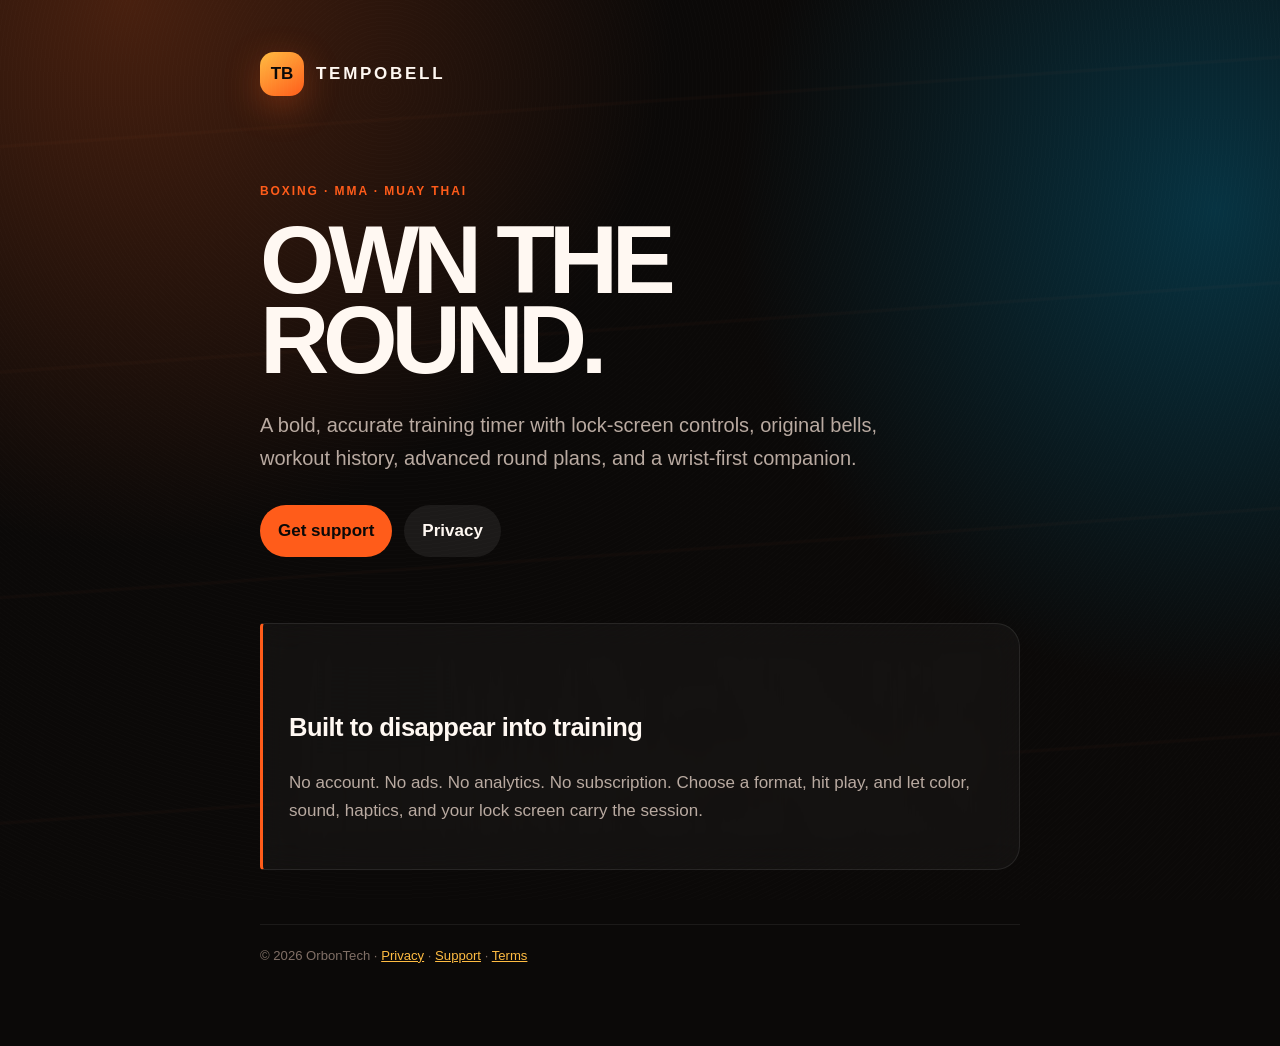
<file: index.html>
<!doctype html>
<html lang="en"><head><meta charset="utf-8"><meta name="viewport" content="width=device-width,initial-scale=1"><meta name="description" content="TempoBell is a visual boxing, MMA, Muay Thai, and interval round timer."><title>TempoBell — Own the round</title><link rel="stylesheet" href="/styles.css"></head>
<body><main class="shell"><a class="brand" href="/"><span class="mark">TB</span><strong>TEMPOBELL</strong></a><section class="hero"><div class="eyebrow">BOXING · MMA · MUAY THAI</div><h1>Own the<br>round.</h1><p class="lead">A bold, accurate training timer with lock-screen controls, original bells, workout history, advanced round plans, and a wrist-first companion.</p><div class="actions"><a class="button" href="mailto:support@orbontech.com?subject=TempoBell%20Support">Get support</a><a class="button secondary" href="/privacy">Privacy</a></div></section><section class="card"><h2>Built to disappear into training</h2><p>No account. No ads. No analytics. No subscription. Choose a format, hit play, and let color, sound, haptics, and your lock screen carry the session.</p></section><footer>© 2026 OrbonTech · <a href="/privacy">Privacy</a> · <a href="/support">Support</a> · <a href="https://www.apple.com/legal/internet-services/itunes/dev/stdeula/">Terms</a></footer></main></body></html>
</file>
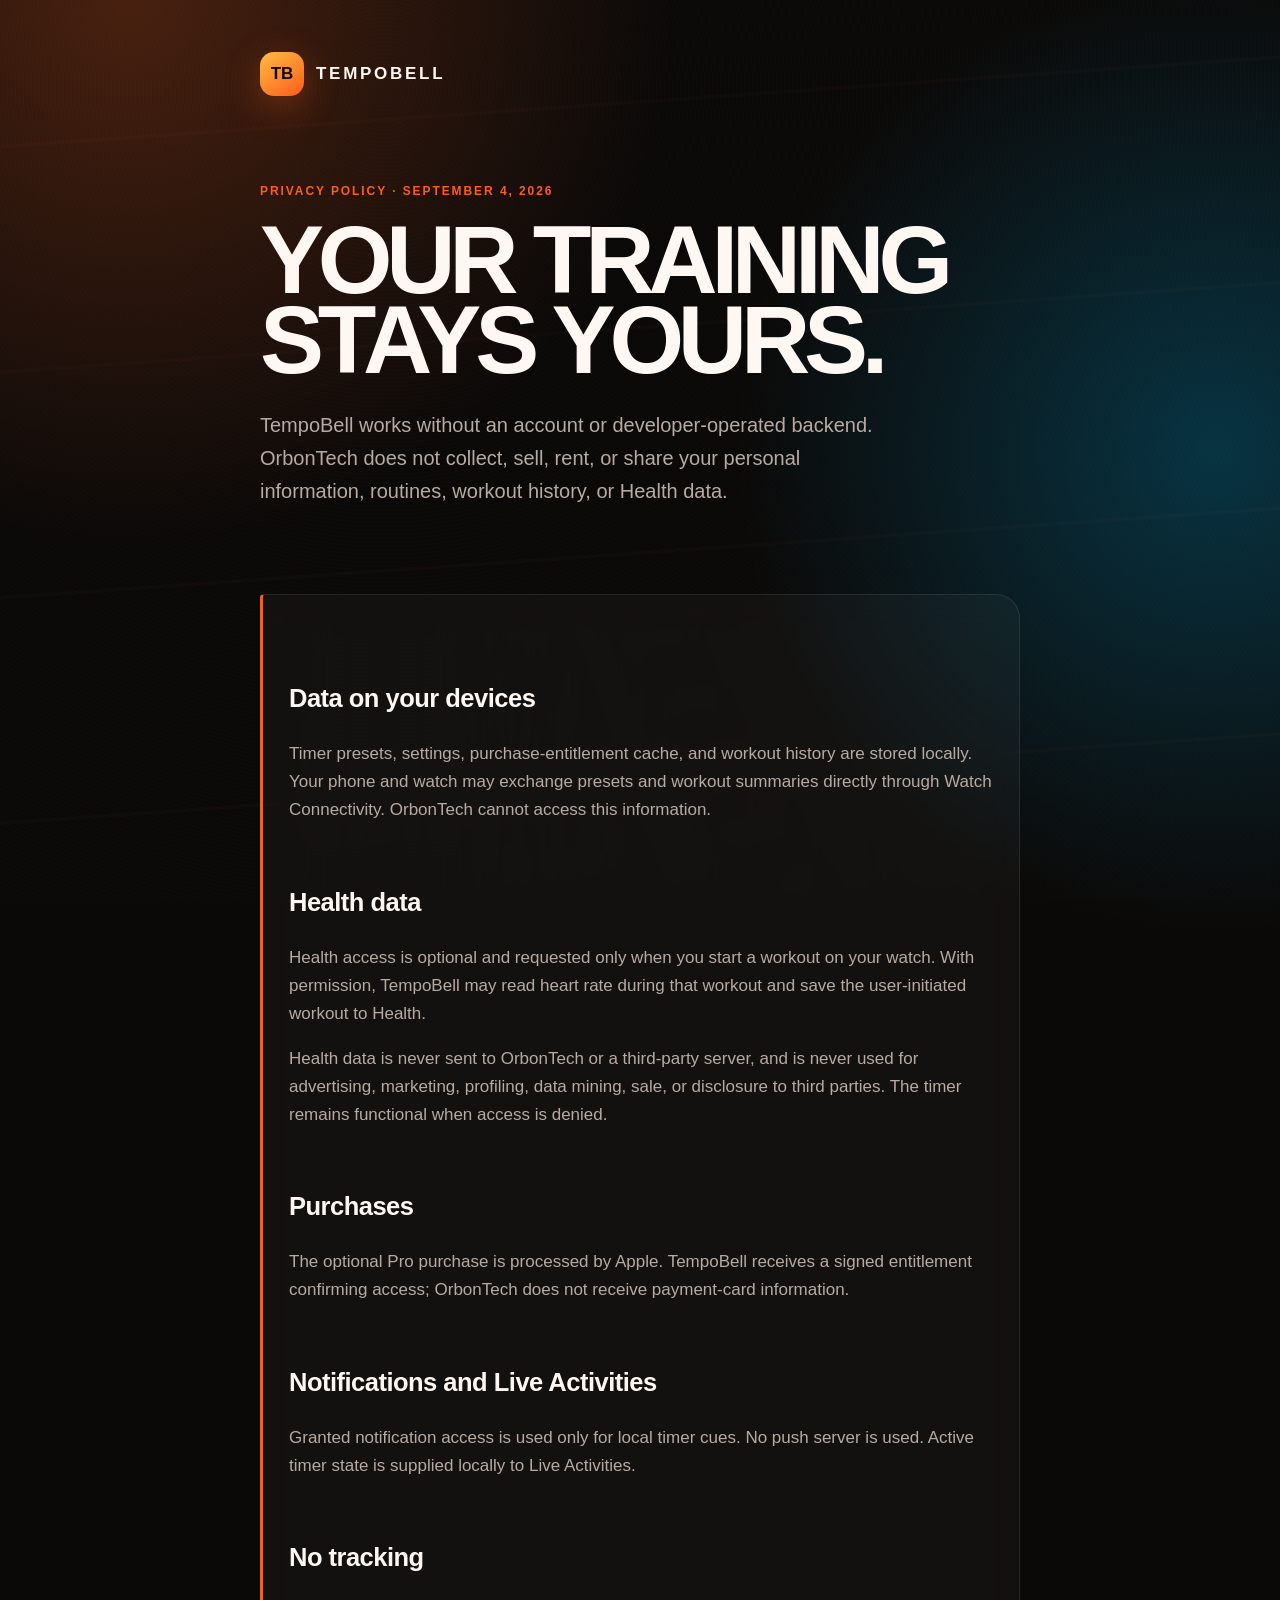
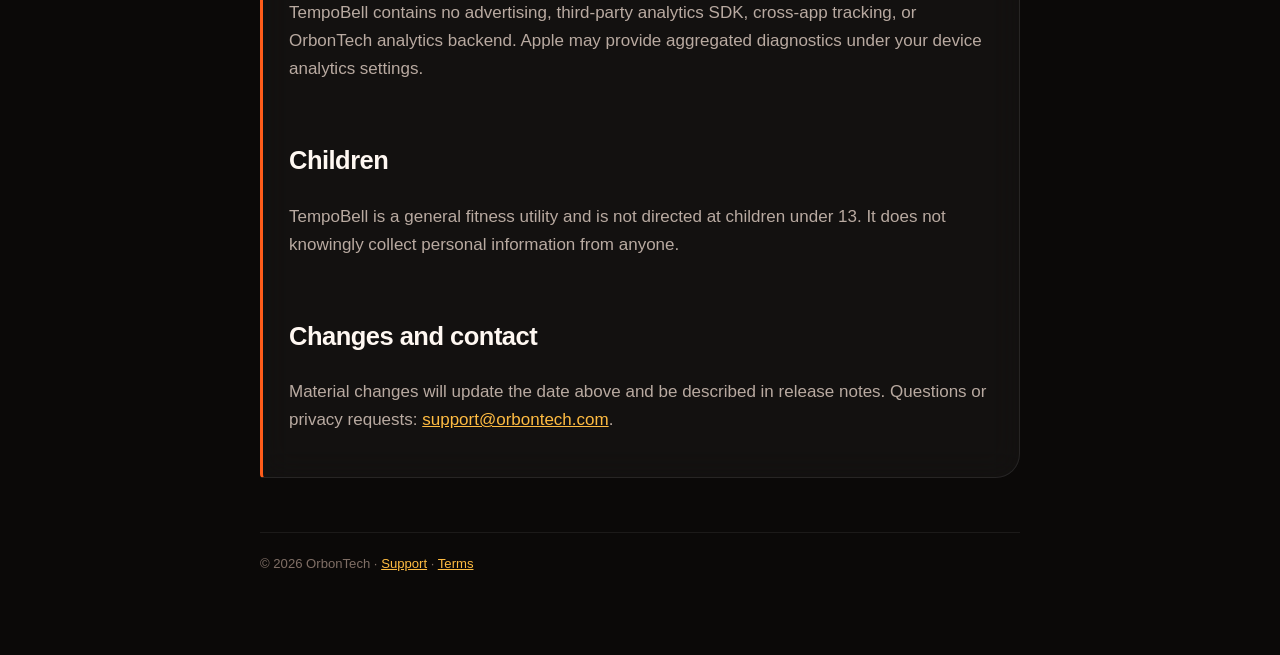
<file: privacy/index.html>
<!doctype html>
<html lang="en"><head><meta charset="utf-8"><meta name="viewport" content="width=device-width,initial-scale=1"><title>Privacy — TempoBell</title><link rel="stylesheet" href="/styles.css"></head>
<body><main class="shell"><a class="brand" href="/"><span class="mark">TB</span><strong>TEMPOBELL</strong></a><section class="hero"><div class="eyebrow">PRIVACY POLICY · SEPTEMBER 4, 2026</div><h1>Your training<br>stays yours.</h1><p class="lead">TempoBell works without an account or developer-operated backend. OrbonTech does not collect, sell, rent, or share your personal information, routines, workout history, or Health data.</p></section><section class="card"><h2>Data on your devices</h2><p>Timer presets, settings, purchase-entitlement cache, and workout history are stored locally. Your phone and watch may exchange presets and workout summaries directly through Watch Connectivity. OrbonTech cannot access this information.</p><h2>Health data</h2><p>Health access is optional and requested only when you start a workout on your watch. With permission, TempoBell may read heart rate during that workout and save the user-initiated workout to Health.</p><p>Health data is never sent to OrbonTech or a third-party server, and is never used for advertising, marketing, profiling, data mining, sale, or disclosure to third parties. The timer remains functional when access is denied.</p><h2>Purchases</h2><p>The optional Pro purchase is processed by Apple. TempoBell receives a signed entitlement confirming access; OrbonTech does not receive payment-card information.</p><h2>Notifications and Live Activities</h2><p>Granted notification access is used only for local timer cues. No push server is used. Active timer state is supplied locally to Live Activities.</p><h2>No tracking</h2><p>TempoBell contains no advertising, third-party analytics SDK, cross-app tracking, or OrbonTech analytics backend. Apple may provide aggregated diagnostics under your device analytics settings.</p><h2>Children</h2><p>TempoBell is a general fitness utility and is not directed at children under 13. It does not knowingly collect personal information from anyone.</p><h2>Changes and contact</h2><p>Material changes will update the date above and be described in release notes. Questions or privacy requests: <a href="mailto:support@orbontech.com?subject=TempoBell%20Privacy">support@orbontech.com</a>.</p></section><footer>© 2026 OrbonTech · <a href="/support">Support</a> · <a href="https://www.apple.com/legal/internet-services/itunes/dev/stdeula/">Terms</a></footer></main></body></html>
</file>
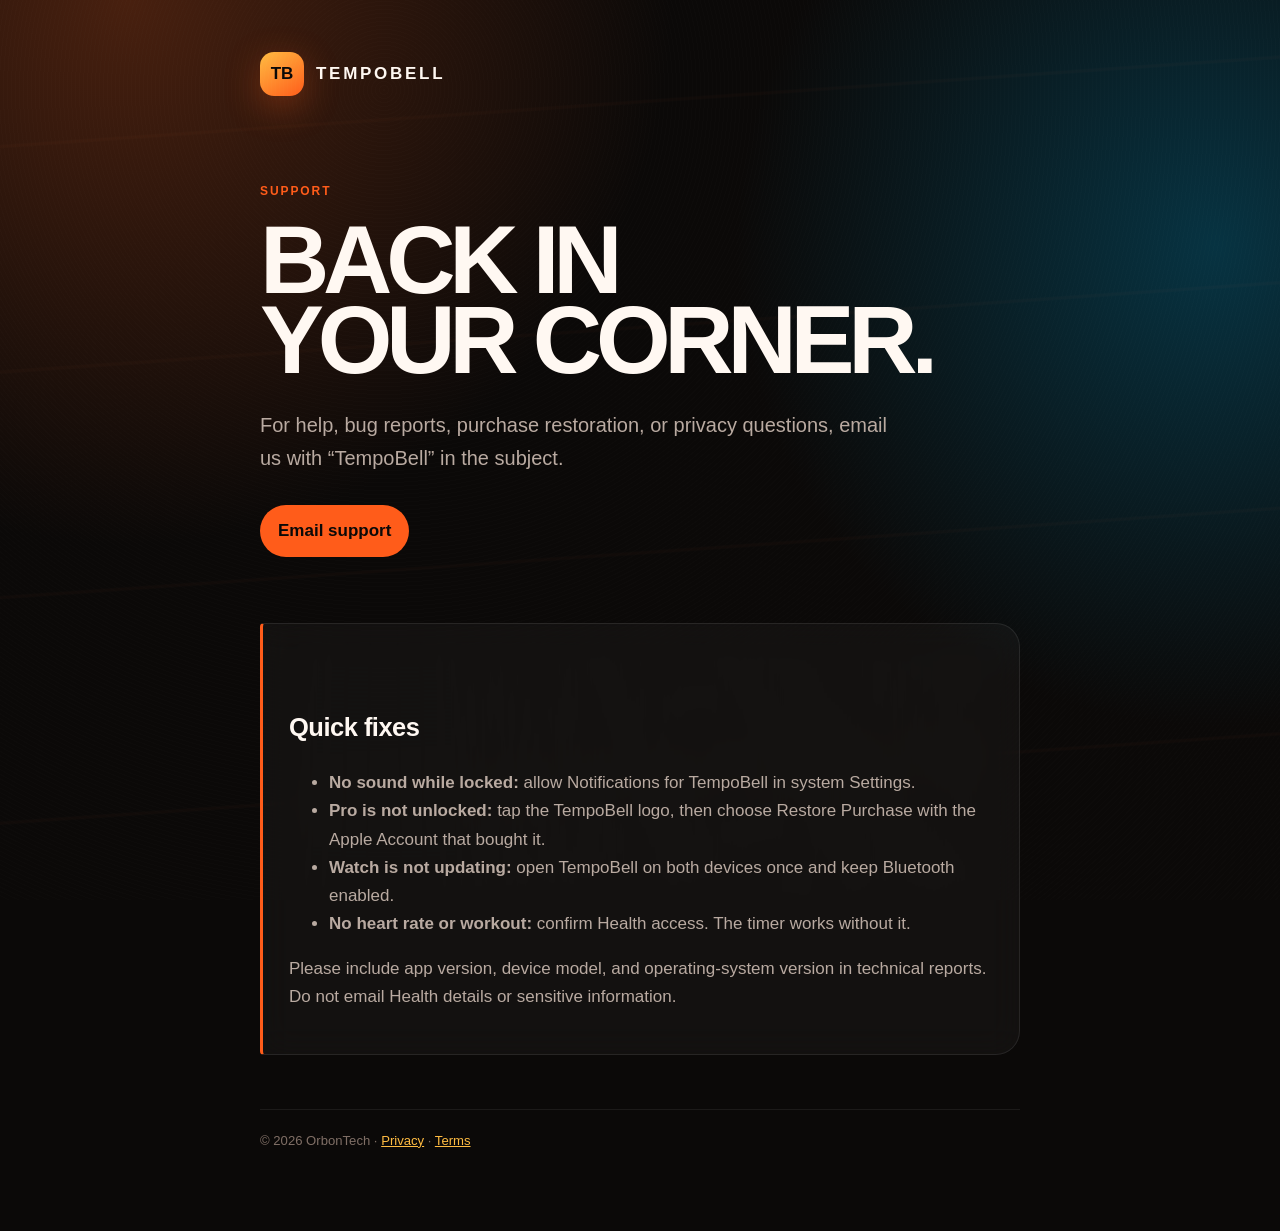
<file: support/index.html>
<!doctype html>
<html lang="en"><head><meta charset="utf-8"><meta name="viewport" content="width=device-width,initial-scale=1"><title>Support — TempoBell</title><link rel="stylesheet" href="/styles.css"></head>
<body><main class="shell"><a class="brand" href="/"><span class="mark">TB</span><strong>TEMPOBELL</strong></a><section class="hero"><div class="eyebrow">SUPPORT</div><h1>Back in<br>your corner.</h1><p class="lead">For help, bug reports, purchase restoration, or privacy questions, email us with “TempoBell” in the subject.</p><div class="actions"><a class="button" href="mailto:support@orbontech.com?subject=TempoBell%20Support">Email support</a></div></section><section class="card"><h2>Quick fixes</h2><ul><li><strong>No sound while locked:</strong> allow Notifications for TempoBell in system Settings.</li><li><strong>Pro is not unlocked:</strong> tap the TempoBell logo, then choose Restore Purchase with the Apple Account that bought it.</li><li><strong>Watch is not updating:</strong> open TempoBell on both devices once and keep Bluetooth enabled.</li><li><strong>No heart rate or workout:</strong> confirm Health access. The timer works without it.</li></ul><p>Please include app version, device model, and operating-system version in technical reports. Do not email Health details or sensitive information.</p></section><footer>© 2026 OrbonTech · <a href="/privacy">Privacy</a> · <a href="https://www.apple.com/legal/internet-services/itunes/dev/stdeula/">Terms</a></footer></main></body></html>
</file>
<file: styles.css>
:root {
  color-scheme: dark;
  --ink: #0b0908;
  --panel: #17110e;
  --orange: #ff5c1a;
  --gold: #ffbc42;
  --cyan: #35d9ff;
  --text: #fff8f2;
  --muted: #b9aaa1;
}

* { box-sizing: border-box; }
body {
  margin: 0;
  min-height: 100vh;
  font: 17px/1.65 "Avenir Next", Avenir, sans-serif;
  color: var(--text);
  background:
    radial-gradient(circle at 10% 0%, #48200f 0, transparent 34rem),
    radial-gradient(circle at 95% 20%, #073342 0, transparent 30rem),
    var(--ink);
}
body::before {
  content: "";
  position: fixed;
  inset: 0;
  pointer-events: none;
  opacity: .16;
  background:
    repeating-linear-gradient(176deg, transparent 0 16vh, #ff5c1a22 16.15vh 16.35vh, transparent 16.5vh 25vh),
    repeating-radial-gradient(circle at 30% 10%, #ffffff0b 0 1px, transparent 1px 4px);
  mix-blend-mode: screen;
}
a { color: var(--gold); }
.shell { width: min(760px, calc(100% - 36px)); margin: 0 auto; padding: 52px 0 80px; }
.brand { display: flex; align-items: center; gap: 12px; color: var(--text); text-decoration: none; }
.mark {
  display: grid; place-items: center; width: 44px; height: 44px; border-radius: 14px;
  font-weight: 900; color: var(--ink); background: linear-gradient(145deg, var(--gold), var(--orange));
  box-shadow: 0 10px 36px #ff5c1a55;
}
.brand strong { font-family: "Avenir Next Condensed", sans-serif; letter-spacing: .16em; }
.hero { padding: 86px 0 38px; animation: enter .7s cubic-bezier(.2,.8,.2,1) both; }
.eyebrow { color: var(--orange); letter-spacing: .16em; font-size: .75rem; font-weight: 800; }
h1 { font-family: "Avenir Next Condensed", sans-serif; font-size: clamp(3rem, 10vw, 6rem); font-weight: 900; line-height: .84; letter-spacing: -.065em; text-transform: uppercase; margin: 18px 0 28px; }
h2 { margin-top: 2.2em; letter-spacing: -.02em; }
p, li { color: var(--muted); }
.lead { font-size: 1.25rem; max-width: 650px; }
.card { position: relative; margin-top: 28px; padding: 26px; border: 1px solid #ffffff16; border-left: 3px solid var(--orange); border-radius: 4px 24px 24px 4px; background: #ffffff09; backdrop-filter: blur(16px); animation: enter .7s .12s cubic-bezier(.2,.8,.2,1) both; }
.actions { display: flex; flex-wrap: wrap; gap: 12px; margin-top: 30px; }
.button { padding: 12px 18px; border-radius: 999px; color: var(--ink); background: var(--orange); font-weight: 800; text-decoration: none; transition: transform .18s ease, box-shadow .18s ease; }
.button:hover { transform: translateY(-2px); box-shadow: 0 10px 28px #ff5c1a44; }
.button.secondary { color: var(--text); background: #ffffff12; }
footer { border-top: 1px solid #ffffff12; margin-top: 54px; padding-top: 20px; color: #806f66; font-size: .82rem; }
@keyframes enter { from { opacity: 0; transform: translateY(18px); } to { opacity: 1; transform: translateY(0); } }
@media (prefers-reduced-motion: reduce) { *, *::before, *::after { animation: none !important; transition: none !important; } }
@media (max-width: 520px) { .shell { padding-top: 28px; } .hero { padding-top: 58px; } }
</file>
